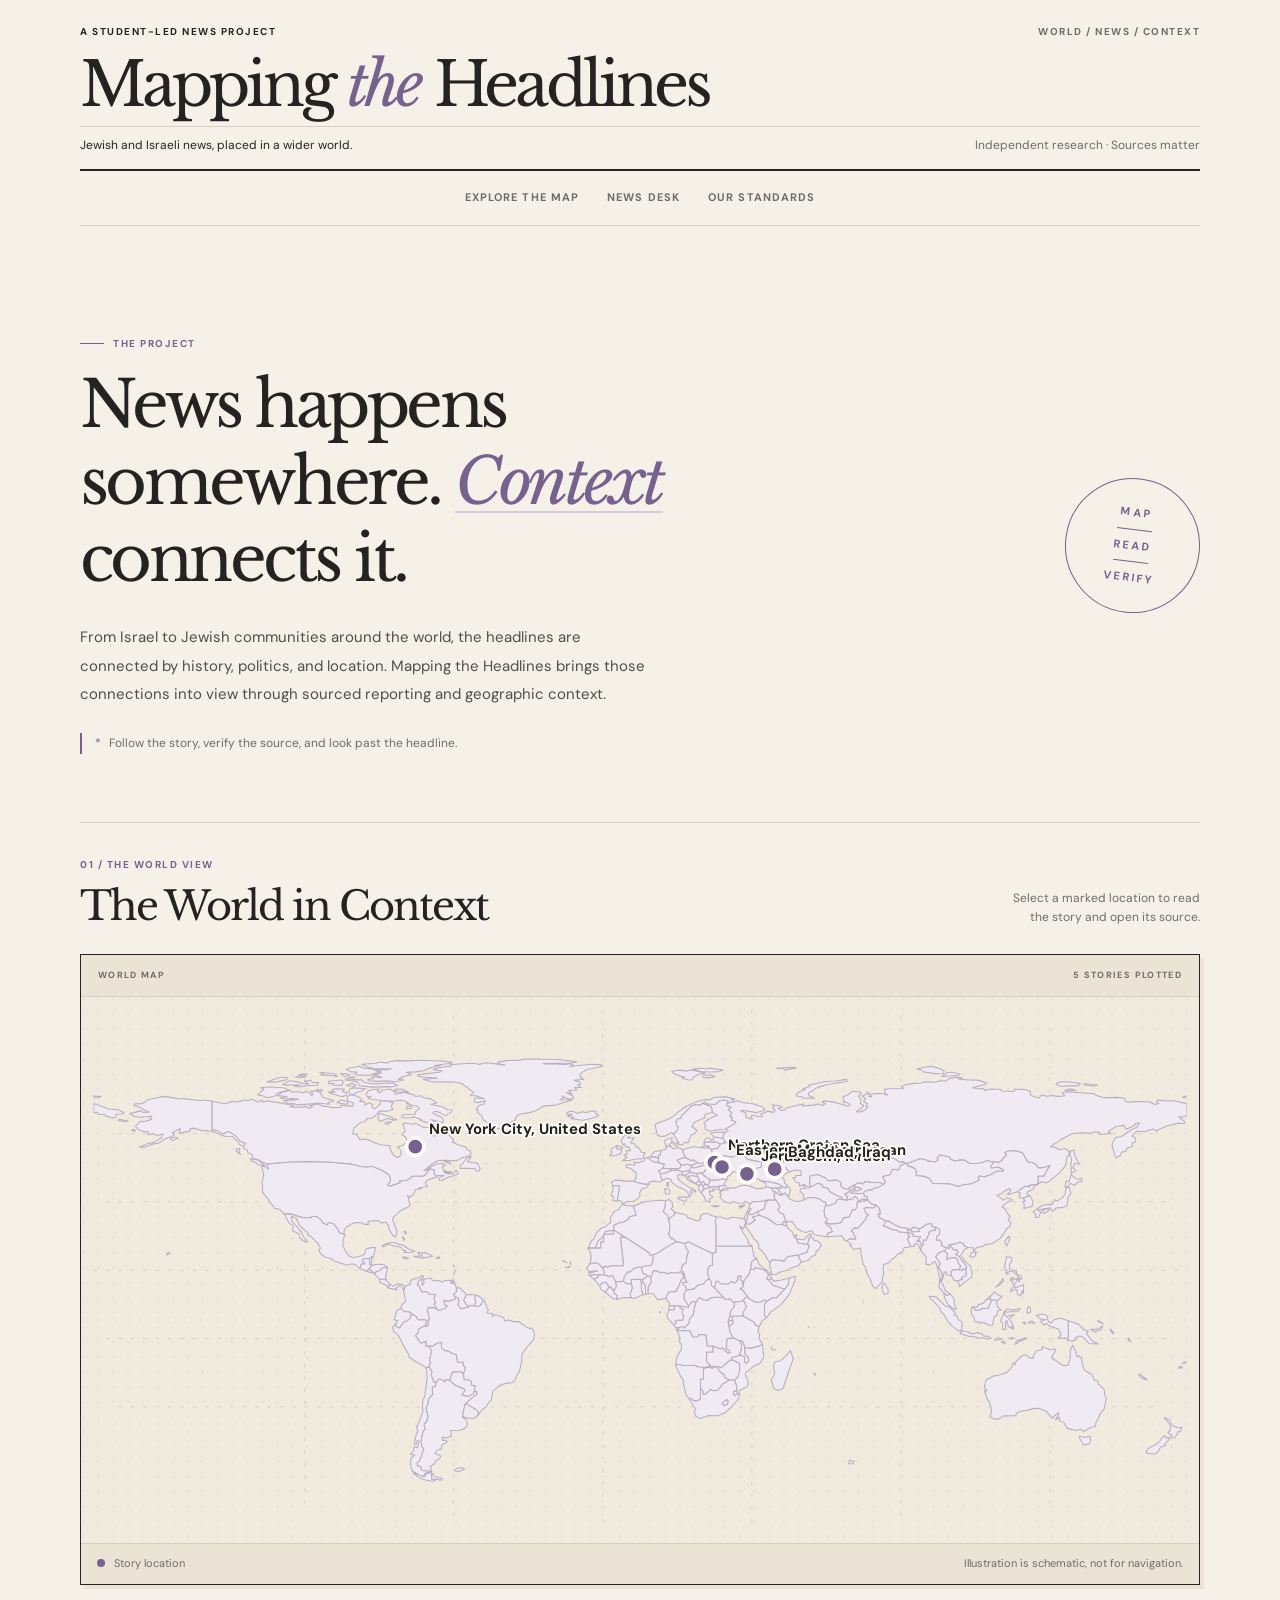
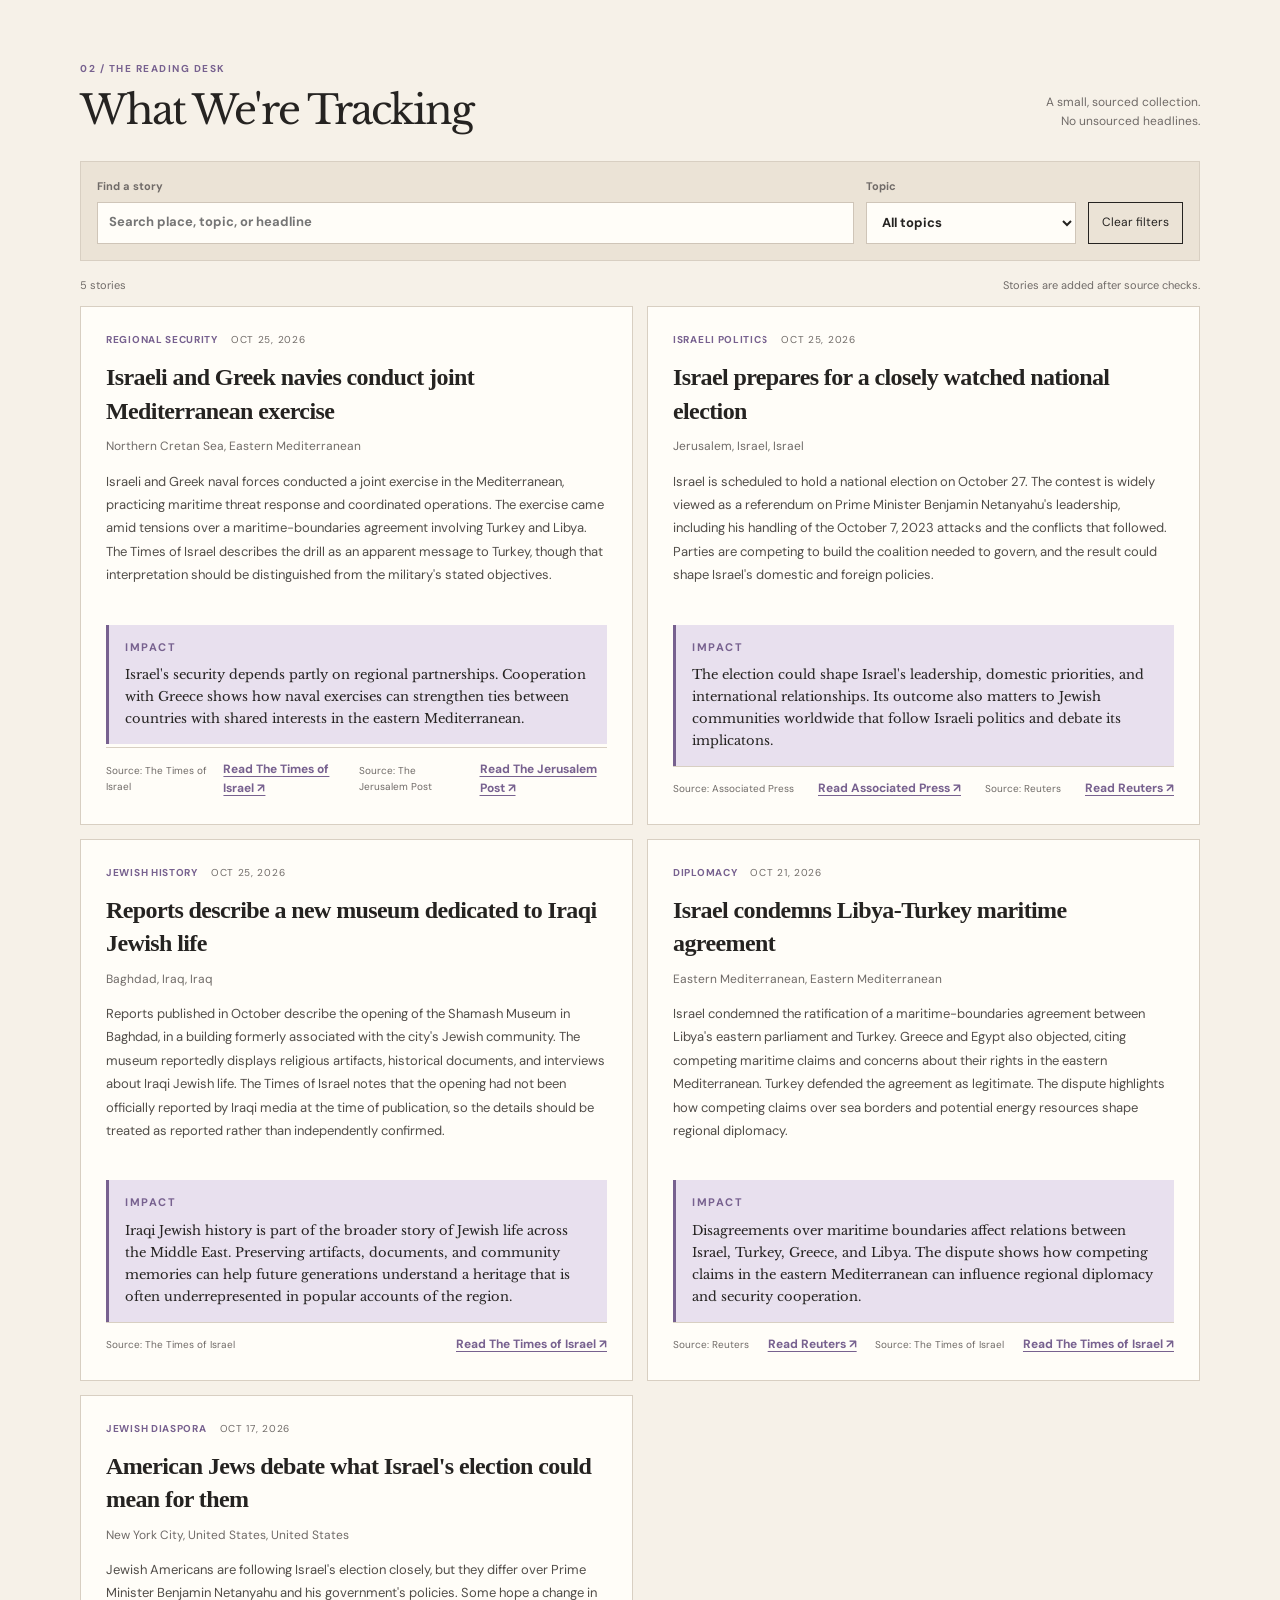
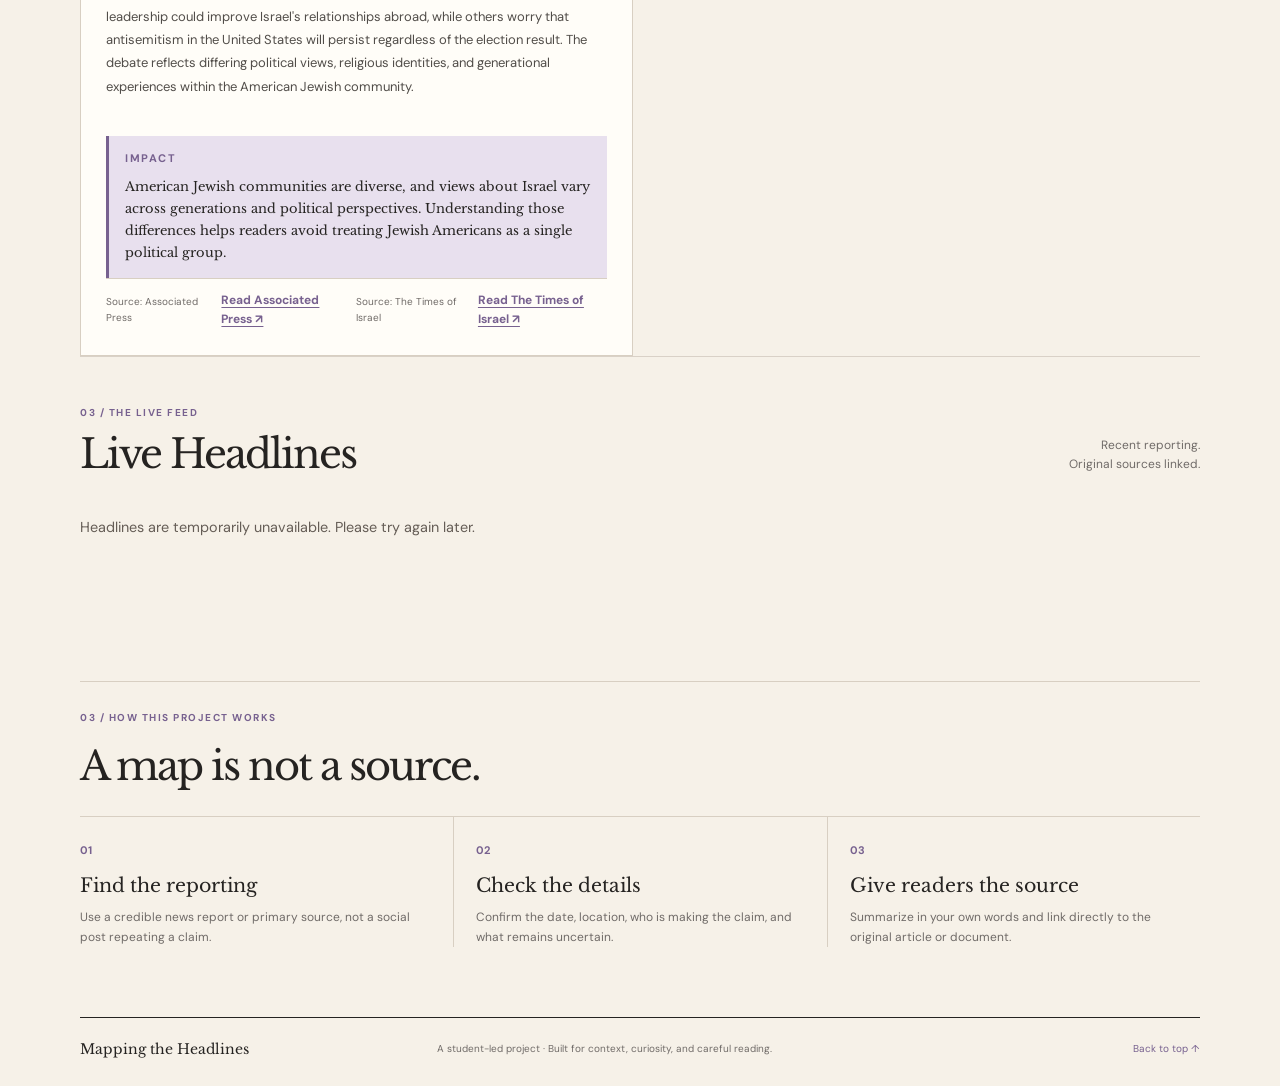
<file: index.html>
<!DOCTYPE html>
<html lang="en">
<head>
  <meta charset="UTF-8">
  <meta name="viewport" content="width=device-width, initial-scale=1.0">
  <meta name="description" content="Mapping the Headlines is a student-built guide to Jewish and Israeli news around the world.">
  <title>Mapping the Headlines</title>
  <link rel="preconnect" href="https://fonts.googleapis.com">
  <link rel="preconnect" href="https://fonts.gstatic.com" crossorigin>
  <link href="https://fonts.googleapis.com/css2?family=DM+Sans:wght@400;500;600;700&family=Libre+Baskerville:wght@400;700&display=swap" rel="stylesheet">
  <link rel="stylesheet" href="style.css">
  <script defer src="data.js"></script>
  <script defer src="app.js"></script>
</head>
<body>
  <header class="masthead">
    <div class="masthead-top">
      <p class="publication-label">A STUDENT-LED NEWS PROJECT</p>
      <p class="issue-label">WORLD / NEWS / CONTEXT</p>
    </div>
    <a class="wordmark" href="#" aria-label="Mapping the Headlines home">Mapping <span>the</span> Headlines</a>
    <div class="masthead-bottom">
      <p>Jewish and Israeli news, placed in a wider world.</p>
      <p class="byline">Independent research · Sources matter</p>
    </div>
  </header>

  <nav class="site-nav section-wrap" aria-label="Main navigation">
    <a href="#map-title">Explore the map</a>
    <a href="#stories-title">News desk</a>
    <a href="#method-title">Our standards</a>
  </nav>

  <main>
    <section class="intro section-wrap" aria-labelledby="intro-title">
      <div class="intro-copy">
        <p class="eyebrow"><span class="eyebrow-line"></span> THE PROJECT</p>
<h1 id="intro-title">News happens<br>somewhere. <em>Context</em><br>connects it.</h1>        <p class="intro-text">
          From Israel to Jewish communities around the world, the headlines are connected by history, politics, and location. Mapping the Headlines brings those connections into view through sourced reporting and geographic context.
        </p>
        <p class="editor-note">
          <span class="note-mark">*</span>
          Follow the story, verify the source, and look past the headline.
        </p>
      </div>
      <div class="intro-stamp" aria-label="Map, read, verify">
        <span>MAP</span>
        <span class="stamp-rule"></span>
        <span>READ</span>
        <span class="stamp-rule"></span>
        <span>VERIFY</span>
      </div>
    </section>

    <section class="map-section section-wrap" aria-labelledby="map-title">
      <div class="section-heading">
        <div>
          <p class="eyebrow">01 / THE WORLD VIEW</p>
          <h2 id="map-title">The World in Context</h2>
        </div>
        <p class="section-aside">Select a marked location to read<br>the story and open its source.</p>
      </div>

      <div class="map-frame">
        <div class="map-topline">
          <span>WORLD MAP</span>
          <span id="map-status">No stories plotted yet</span>
        </div>
        <div class="map-canvas">
          <!-- A deliberately simple, editorial illustration. Markers are added from data.js. -->
          
<svg class="world-map" viewBox="0 0 900 440" role="img" aria-labelledby="world-map-title world-map-desc">
  <title id="world-map-title">World map of reported stories</title>
  <desc id="world-map-desc">A world map with country borders. Markers show the locations of verified stories.</desc>

  <defs>
    <pattern id="map-dots" width="12" height="12" patternUnits="userSpaceOnUse">
      <circle cx="2" cy="2" r="1" fill="#c9c0d8"></circle>
    </pattern>
  </defs>

  <rect x="0" y="0" width="900" height="440" fill="url(#map-dots)" opacity=".28"></rect>

  <g class="graticule">
    <path d="M30 110 H870 M20 165 H880 M10 220 H890 M20 275 H880 M30 330 H870"></path>
    <path d="M180 25 V415 M300 15 V425 M420 10 V430 M540 10 V430 M660 15 V425 M780 25 V415"></path>
  </g>

  <image href="world.svg"
          x="10" y="0"
          width="880" height="440"
          preserveAspectRatio="none"
          aria-hidden="ture"></image>
  <g id="map-markers" aria-label="Story locations"></g>
</svg>

          <div class="map-empty" id="map-empty">
            <span class="empty-symbol">+</span>
            <p><strong>Your first story goes here.</strong><br>Add a verified story in <code>data.js</code> and its location will appear on the map.</p>
          </div>
        </div>
        <div class="map-legend">
          <span><i class="legend-dot"></i> Story location</span>
          <span>Illustration is schematic, not for navigation.</span>
        </div>
      </div>
    </section>

    <section class="stories-section section-wrap" aria-labelledby="stories-title">
      <div class="section-heading">
        <div>
          <p class="eyebrow">02 / THE READING DESK</p>
          <h2 id="stories-title">What We're Tracking</h2>
        </div>
        <p class="section-aside">A small, sourced collection.<br>No unsourced headlines.</p>
      </div>

      <div class="story-tools">
        <label class="search-label" for="story-search">Find a story
          <input id="story-search" type="search" placeholder="Search place, topic, or headline">
        </label>
        <label class="topic-label" for="topic-filter">Topic
          <select id="topic-filter">
            <option value="all">All topics</option>
          </select>
        </label>
        <button class="reset-button" id="reset-filters" type="button">Clear filters</button>
      </div>

      <div class="story-results-heading">
        <p id="story-count" aria-live="polite">0 stories</p>
        <p class="results-note">Stories are added after source checks.</p>
      </div>
      <div class="story-list" id="story-list">
        <div class="empty-stories">
          <p class="empty-stories-kicker">THE DESK IS OPEN</p>
          <h3>No stories filed yet.</h3>
          <p>This is intentional. Add a story only after checking the original reporting, date, location, and source link.</p>
        </div>
      </div>
    </section>

    
    <section id="live-headlines" class="live-headlines section-wrap">
      <div class="section-heading">
        <div>
          <p class="eyebrow">03 / THE LIVE FEED</p>
          <h2>Live Headlines</h2>
        </div>
        <p class="section-aside">Recent reporting.<br>Original sources linked.</p>
      </div>

      <div id="headlines-feed" aria-live="polite">
        <p>Headlines will appear here soon.</p>
      </div>
    </section>

    <section class="method-section section-wrap" aria-labelledby="method-title">
      <p class="eyebrow">03 / HOW THIS PROJECT WORKS</p>
      <h2 id="method-title">A map is not a source.</h2>
      <div class="method-grid">
        <article>
          <span class="method-number">01</span>
          <h3>Find the reporting</h3>
          <p>Use a credible news report or primary source, not a social post repeating a claim.</p>
        </article>
        <article>
          <span class="method-number">02</span>
          <h3>Check the details</h3>
          <p>Confirm the date, location, who is making the claim, and what remains uncertain.</p>
        </article>
        <article>
          <span class="method-number">03</span>
          <h3>Give readers the source</h3>
          <p>Summarize in your own words and link directly to the original article or document.</p>
        </article>
      </div>
    </section>
  </main>

  <footer class="site-footer">
    <a class="footer-wordmark" href="#">Mapping the Headlines</a>
    <p>A student-led project · Built for context, curiosity, and careful reading.</p>
    <a href="#intro-title" class="back-to-top">Back to top ↑</a>
  </footer>
</body>
</html>
</file>
<file: style.css>
/* =========================================================
   MAPPING THE HEADLINES
   Editorial palette: paper, ink, and a little purple.
   ========================================================= */

:root {
  --paper: #f6f1e8;
  --paper-dark: #ebe3d6;
  --ink: #252321;
  --muted: #706b68;
  --line: #d8cfc2;
  --purple: #77618f;
  --purple-light: #e8e0ee;
  --white: #fffdf8;

  --serif: "Libre Baskerville", Georgia, serif;
  --sans: "DM Sans", Arial, sans-serif;
}

/* ---------- Base styles ---------- */

* {
  box-sizing: border-box;
}

html {
  scroll-behavior: smooth;
}

body {
  margin: 0;
  background: var(--paper);
  color: var(--ink);
  font-family: var(--sans);
  line-height: 1.6;
  -webkit-font-smoothing: antialiased;
}

a {
  color: inherit;
}

button,
input,
select {
  font: inherit;
}

button,
select {
  cursor: pointer;
}

h1,
h2,
h3,
p {
  overflow-wrap: break-word;
}

h1,
h2,
h3 {
  font-family: var(--serif);
  font-weight: 400;
}

.masthead,
.section-wrap,
.site-footer {
  width: min(1120px, calc(100% - 48px));
  margin-inline: auto;
}

.map-section,
.stories-section,
.method-section {
  scroll-margin-top: 24px;
}

/* ---------- Masthead ---------- */

.masthead {
  padding-top: 24px;
  border-bottom: 1px solid var(--ink);
}

.masthead-top,
.masthead-bottom {
  display: flex;
  align-items: center;
  justify-content: space-between;
  gap: 16px;
}

.publication-label,
.issue-label,
.eyebrow,
.map-topline,
.empty-stories-kicker {
  font-size: 10px;
  font-weight: 700;
  letter-spacing: 0.15em;
  text-transform: uppercase;
}

.publication-label,
.issue-label {
  margin: 0;
}

.issue-label {
  color: var(--muted);
}

.wordmark {
  display: block;
  width: fit-content;
  margin: 8px 0 5px;
  font-family: var(--serif);
  font-size: clamp(32px, 5.5vw, 61px);
  letter-spacing: -0.065em;
  line-height: 1.2;
  text-decoration: none;
}

.wordmark span {
  color: var(--purple);
  font-style: italic;
  font-weight: 400;
}

.wordmark:hover {
  color: var(--purple);
}

.masthead-bottom {
  padding: 9px 0 14px;
  border-top: 1px solid var(--line);
  font-size: 12px;
}

.masthead-bottom p {
  margin: 0;
}

.byline {
  color: var(--muted);
  text-align: right;
}

/* ---------- Main navigation ---------- */

.site-nav {
  display: flex;
  flex-wrap: wrap;
  justify-content: center;
  align-items: center;
  gap: 28px;
  padding-top: 18px;
  padding-bottom: 18px;
  border-top: 1px solid var(--ink);
  border-bottom: 1px solid var(--line);
  margin-bottom: 42px;
}

.site-nav a {
  color: var(--muted);
  font-family: var(--sans);
  font-size: 11px;
  font-weight: 700;
  letter-spacing: 0.1em;
  text-decoration: none;
  text-transform: uppercase;
  transition: color 0.2s ease;
}

.site-nav a:hover,
.site-nav a:focus-visible {
  color: var(--purple);
  text-decoration: underline;
  text-underline-offset: 5px;
}

/* ---------- Homepage introduction ---------- */

.intro {
  display: grid;
  grid-template-columns: minmax(0, 1fr) 145px;
  gap: 56px;
  align-items: center;
  padding-top: 68px;
  padding-bottom: 68px;
}

.eyebrow {
  display: flex;
  align-items: center;
  gap: 9px;
  margin: 0 0 15px;
  color: var(--purple);
}

.eyebrow-line {
  display: inline-block;
  width: 24px;
  height: 1px;
  background: var(--purple);
}

.intro h1 {
  max-width: 760px;
  margin: 0;
  font-size: clamp(38px, 5.2vw, 64px);
  letter-spacing: -0.055em;
  line-height: 1.2;
}

.intro h1 em {
  color: var(--purple);
  font-weight: 400;
  text-decoration: underline;
  text-decoration-color: #d8c9e2;
  text-decoration-thickness: 2px;
  text-underline-offset: 7px;
}

.intro-text {
  max-width: 580px;
  margin: 26px 0 0;
  color: #514d49;
  font-size: 15px;
  line-height: 1.9;
}

.editor-note {
  max-width: 590px;
  margin: 24px 0 0;
  padding-left: 13px;
  border-left: 2px solid var(--purple);
  color: var(--muted);
  font-size: 12px;
  line-height: 1.8;
}

.note-mark {
  padding-right: 5px;
  color: var(--purple);
}

.intro-stamp {
  display: flex;
  flex-direction: column;
  align-items: center;
  justify-content: center;
  justify-self: end;
  width: 135px;
  height: 135px;
  border: 1px solid var(--purple);
  border-radius: 50%;
  color: var(--purple);
  font-size: 11px;
  font-weight: 700;
  letter-spacing: 0.2em;
  transform: rotate(7deg);
}

.stamp-rule {
  width: 35px;
  height: 1px;
  margin: 7px 0;
  background: var(--purple);
}

/* ---------- Section headings ---------- */

.section-heading {
  display: flex;
  align-items: end;
  justify-content: space-between;
  gap: 24px;
  margin-bottom: 23px;
}

.section-heading .eyebrow {
  margin-bottom: 8px;
}

.section-heading h2,
.method-section > h2 {
  margin: 0;
  font-size: clamp(28px, 3.5vw, 40px);
  letter-spacing: -0.05em;
  line-height: 1.25;
}

.section-aside {
  margin: 0 0 4px;
  color: var(--muted);
  font-size: 12px;
  text-align: right;
}

/* ---------- World map section ---------- */

.map-section {
  padding-top: 34px;
  border-top: 1px solid var(--line);
}

.map-frame {
  position: relative;
  overflow: hidden;
  border: 1px solid var(--ink);
  background: var(--paper-dark);
  box-shadow: 4px 4px 0 var(--paper-dark);
}

.map-topline {
  display: flex;
  justify-content: space-between;
  gap: 12px;
  padding: 13px 17px;
  border-bottom: 1px solid var(--line);
  color: var(--muted);
  font-size: 9px;
}

.map-canvas {
  position: relative;
  overflow: hidden;
  min-height: 280px;
  background: #f1ebdf;
}

.world-map {
  display: block;
  width: 100%;
  height: auto;
  min-height: 280px;
}

.world-map image {
  display: block;
}

.graticule {
  fill: none;
  stroke: #d9d0c3;
  stroke-width: 0.8;
  stroke-dasharray: 3 7;
}

.continents {
  fill: #d5cbdc;
  stroke: #a99ab8;
  stroke-width: 1.5;
  stroke-linejoin: round;
}

.map-labels {
  fill: #827a80;
  font-family: var(--sans);
  font-size: 10px;
  font-weight: 700;
  letter-spacing: 2px;
  opacity: 0.8;
}

/* Empty map message */

.map-empty {
  position: absolute;
  top: 50%;
  left: 50%;
  width: min(300px, 78%);
  padding: 15px 18px;
  border: 1px solid #d1c5d9;
  background: rgba(255, 253, 248, 0.94);
  text-align: center;
  transform: translate(-50%, -50%);
}

.empty-symbol {
  display: inline-flex;
  align-items: center;
  justify-content: center;
  width: 25px;
  height: 25px;
  margin-bottom: 4px;
  border: 1px solid var(--purple);
  border-radius: 50%;
  color: var(--purple);
  font-size: 18px;
}

.map-empty p {
  margin: 0;
  color: var(--muted);
  font-size: 12px;
}

.map-empty strong {
  color: var(--ink);
}

.map-empty code {
  color: var(--purple);
}

/* Map markers */

.map-marker {
  cursor: pointer;
  outline: none;
}

.map-marker circle {
  fill: var(--purple);
  stroke: var(--white);
  stroke-width: 3;
}

.map-marker text {
  fill: var(--ink);
  font-family: var(--sans);
  font-size: 12px;
  font-weight: 700;
  paint-order: stroke;
  stroke: var(--white);
  stroke-width: 3px;
  stroke-linejoin: round;
}

.map-marker:focus circle,
.map-marker:hover circle {
  fill: var(--ink);
}

/* Map legend and status */

.map-legend {
  display: flex;
  justify-content: space-between;
  gap: 15px;
  padding: 11px 16px;
  border-top: 1px solid var(--line);
  color: var(--muted);
  font-size: 11px;
}

.legend-dot {
  display: inline-block;
  width: 8px;
  height: 8px;
  margin-right: 6px;
  border-radius: 50%;
  background: var(--purple);
}

.map-status {
  color: var(--muted);
  font-size: 11px;
}

/* ---------- News desk and filters ---------- */

.stories-section {
  padding-top: 76px;
}

.story-tools {
  display: grid;
  grid-template-columns: minmax(200px, 1fr) 210px auto;
  align-items: end;
  gap: 12px;
  margin-top: 26px;
  padding: 16px;
  border: 1px solid var(--line);
  background: var(--paper-dark);
}

.story-tools label {
  display: flex;
  flex-direction: column;
  gap: 6px;
  color: var(--muted);
  font-size: 11px;
  font-weight: 700;
}

.story-tools input,
.story-tools select {
  width: 100%;
  min-height: 42px;
  padding: 9px 11px;
  border: 1px solid #cfc5b8;
  border-radius: 0;
  background: var(--white);
  color: var(--ink);
  font-size: 13px;
}

.story-tools input:focus,
.story-tools select:focus,
.reset-button:focus-visible,
.story-link:focus-visible {
  outline: 2px solid var(--purple);
  outline-offset: 2px;
}

.reset-button {
  min-height: 42px;
  padding: 9px 13px;
  border: 1px solid var(--ink);
  background: transparent;
  color: var(--ink);
  font-size: 12px;
}

.reset-button:hover {
  background: var(--ink);
  color: var(--white);
}

.story-results-heading {
  display: flex;
  justify-content: space-between;
  gap: 16px;
  margin: 16px 0 12px;
  color: var(--muted);
  font-size: 11px;
}

.story-results-heading p {
  margin: 0;
}

/* ---------- Story cards ---------- */

.story-list {
  display: grid;
  grid-template-columns: repeat(2, minmax(0, 1fr));
  gap: 14px;
}

.story-card {
  display: flex;
  flex-direction: column;
  min-height: 260px;
  padding: 25px;
  border: 1px solid var(--line);
  background: var(--white);
  transition: border-color 0.2s ease;
}

.story-card:hover {
  border-color: var(--purple);
}

.story-meta {
  display: flex;
  flex-wrap: wrap;
  gap: 8px 13px;
  margin-bottom: 13px;
  color: var(--muted);
  font-size: 10px;
  letter-spacing: 0.07em;
  text-transform: uppercase;
}

.story-topic {
  color: var(--purple);
  font-weight: 700;
}

.story-card h3 {
  margin: 0;
  font-family: Georgia, "Times New Roman", serif;
  font-size: 24px;
  font-weight: 600;
  line-height: 1.4;
  letter-spacing: -0.025em;
}

.story-location {
  margin: 9px 0 0;
  color: var(--muted);
  font-size: 12px;
}

.story-summary {
  margin: 13px 0 20px;
  color: #514d49;
  font-size: 13px;
  line-height: 1.8;
}

.story-card-footer {
  display: flex;
  align-items: center;
  justify-content: space-between;
  gap: 12px;
  margin-top: auto;
  padding-top: 12px;
  border-top: 1px solid var(--line);
}

.story-source {
  color: var(--muted);
  font-size: 10px;
}

.story-link {
  color: var(--purple);
  font-size: 12px;
  font-weight: 700;
  text-decoration-thickness: 1px;
  text-underline-offset: 3px;
}

.story-link:hover {
  color: var(--ink);
}

.no-results {
  grid-column: 1 / -1;
  padding: 24px;
  border: 1px dashed var(--line);
  color: var(--muted);
  font-size: 13px;
}

/* Empty news desk */

.empty-stories {
  grid-column: 1 / -1;
  padding: 36px 28px;
  border-top: 1px solid var(--ink);
  border-bottom: 1px solid var(--line);
  border-left: 3px solid var(--purple);
  background: rgba(255, 253, 248, 0.55);
}

.empty-stories-kicker {
  margin: 0 0 10px;
  color: var(--purple);
}

.empty-stories h3 {
  margin: 0;
  font-size: 27px;
}

.empty-stories > p:last-child {
  max-width: 560px;
  margin-bottom: 0;
  color: var(--muted);
  font-size: 13px;
}

/* ---------- Our standards ---------- */

.method-section {
  margin-top: 80px;
  padding-top: 28px;
  padding-bottom: 70px;
  border-top: 1px solid var(--line);
}

.method-section > h2 {
  margin-bottom: 25px;
}

.method-grid {
  display: grid;
  grid-template-columns: repeat(3, minmax(0, 1fr));
  border-top: 1px solid var(--line);
}

.method-grid article {
  padding: 19px 22px 0 0;
}

.method-grid article + article {
  padding-left: 22px;
  border-left: 1px solid var(--line);
}

.method-number {
  color: var(--purple);
  font-size: 11px;
  font-weight: 700;
}

.method-grid h3 {
  margin: 9px 0 7px;
  font-size: 19px;
}

.method-grid p {
  margin: 0;
  color: var(--muted);
  font-size: 12px;
}

/* ---------- Footer ---------- */

.site-footer {
  display: grid;
  grid-template-columns: 1fr 2fr auto;
  align-items: center;
  gap: 18px;
  padding-top: 19px;
  padding-bottom: 24px;
  border-top: 1px solid var(--ink);
  line-height: 1.8;
}

.footer-wordmark {
  font-family: var(--serif);
  font-size: 14px;
  text-decoration: none;
}

.site-footer p,
.back-to-top {
  margin: 0;
  color: var(--muted);
  font-size: 10px;
}

.back-to-top {
  color: var(--purple);
  text-decoration: none;
}

.back-to-top:hover {
  text-decoration: underline;
  text-underline-offset: 4px;
}

/* ---------- Responsive design ---------- */

@media (max-width: 700px) {
  .masthead,
  .section-wrap,
  .site-footer {
    width: min(100% - 30px, 1120px);
  }

  .masthead-top {
    align-items: flex-start;
  }

  .publication-label,
  .issue-label {
    font-size: 8px;
  }

  .wordmark {
    font-size: clamp(31px, 8vw, 48px);
  }

  .masthead-bottom {
    align-items: flex-start;
    flex-direction: column;
    gap: 3px;
  }

  .byline {
    text-align: left;
  }

  .site-nav {
    justify-content: flex-start;
    gap: 16px;
    margin-bottom: 24px;
  }

  .site-nav a {
    font-size: 10px;
  }

  .intro {
    grid-template-columns: 1fr;
    gap: 28px;
    padding-top: 48px;
    padding-bottom: 44px;
  }

  .intro h1 {
    font-size: clamp(36px, 9vw, 52px);
  }

  .intro-stamp {
    width: 100px;
    height: 100px;
    font-size: 8px;
    justify-self: end;
  }

  .stamp-rule {
    margin: 4px 0;
  }

  .section-heading {
    align-items: flex-start;
    flex-direction: column;
    gap: 8px;
  }

  .section-aside {
    text-align: left;
  }

  .map-topline {
    flex-wrap: wrap;
  }

  .map-canvas,
  .world-map {
    min-height: 190px;
  }

  .map-labels {
    font-size: 13px;
  }

  .map-legend {
    flex-direction: column;
    gap: 5px;
  }

  .story-tools {
    grid-template-columns: 1fr;
  }

  .story-list {
    grid-template-columns: 1fr;
  }

  .story-results-heading {
    align-items: flex-start;
    flex-direction: column;
    gap: 3px;
  }

  .story-card {
    min-height: auto;
    padding: 21px;
  }

  .method-grid {
    grid-template-columns: 1fr;
  }

  .method-grid article,
  .method-grid article + article {
    padding: 17px 0;
    border-left: 0;
    border-bottom: 1px solid var(--line);
  }

  .site-footer {
    grid-template-columns: 1fr;
    gap: 8px;
  }
}

/* ---------- Smaller phones ---------- */

@media (max-width: 380px) {
  .masthead,
  .section-wrap,
  .site-footer {
    width: calc(100% - 24px);
  }

  .site-nav {
    gap: 12px;
  }

  .site-nav a {
    font-size: 9px;
    letter-spacing: 0.07em;
  }

  .intro h1 {
    font-size: 34px;
  }

  .map-topline {
    font-size: 8px;
  }

  .story-card h3 {
    font-size: 21px;
  }
}

/* Respect reduced-motion preferences */

@media (prefers-reduced-motion: reduce) {
  html {
    scroll-behavior: auto;
  }

  *,
  *::before,
  *::after {
    animation-duration: 0.01ms !important;
    animation-iteration-count: 1 !important;
    transition-duration: 0.01ms !important;
  }
}

/* Text selection */

::selection {
  background: var(--purple-light);
  color: var(--ink);
}

/* Impact section on story cards */
.story-impact {
  margin-top: 18px;
  padding: 14px 16px;
  background: var(--purple-light);
  border-left: 3px solid var(--purple);
}

.story-impact h4 {
  margin: 0 0 8px;
  font-family: var(--sans);
  font-size: 11px;
  font-weight: 700;
  letter-spacing: 0.14em;
  text-transform: uppercase;
  color: var(--purple);
}

.story-impact p {
  margin: 0;
  font-family: var(--serif);
  font-size: 13px;
  line-height: 1.7;
  color: var(--ink);
}

/* Live Headlines */

.live-headlines {
  padding-top: 3rem;
  padding-bottom: 3rem;
  border-top: 1px solid #d9d1c7;
}

.live-headlines #headlines-feed {
  display: grid;
  gap: 1rem;
}

.live-headlines .headline-item {
  padding: 1.25rem 0;
  border-bottom: 1px solid #d9d1c7;
}

.live-headlines .headline-item h3 {
  margin: 0 0 0.5rem;
  font-family: "Libre Baskerville", Georgia, serif;
  font-size: 1.1rem;
  line-height: 1.5;
}

.live-headlines .headline-item p {
  margin: 0.5rem 0;
  line-height: 1.7;
}

.live-headlines .headline-item a {
  color: #55416f;
  text-decoration-thickness: 1px;
  text-underline-offset: 3px;
}

.live-headlines .headline-source {
  color: #655d56;
  font-size: 0.85rem;
  letter-spacing: 0.04em;
  text-transform: uppercase;
}

.live-headlines .feed-note {
  color: #655d56;
  font-size: 0.9rem;
}
</file>
